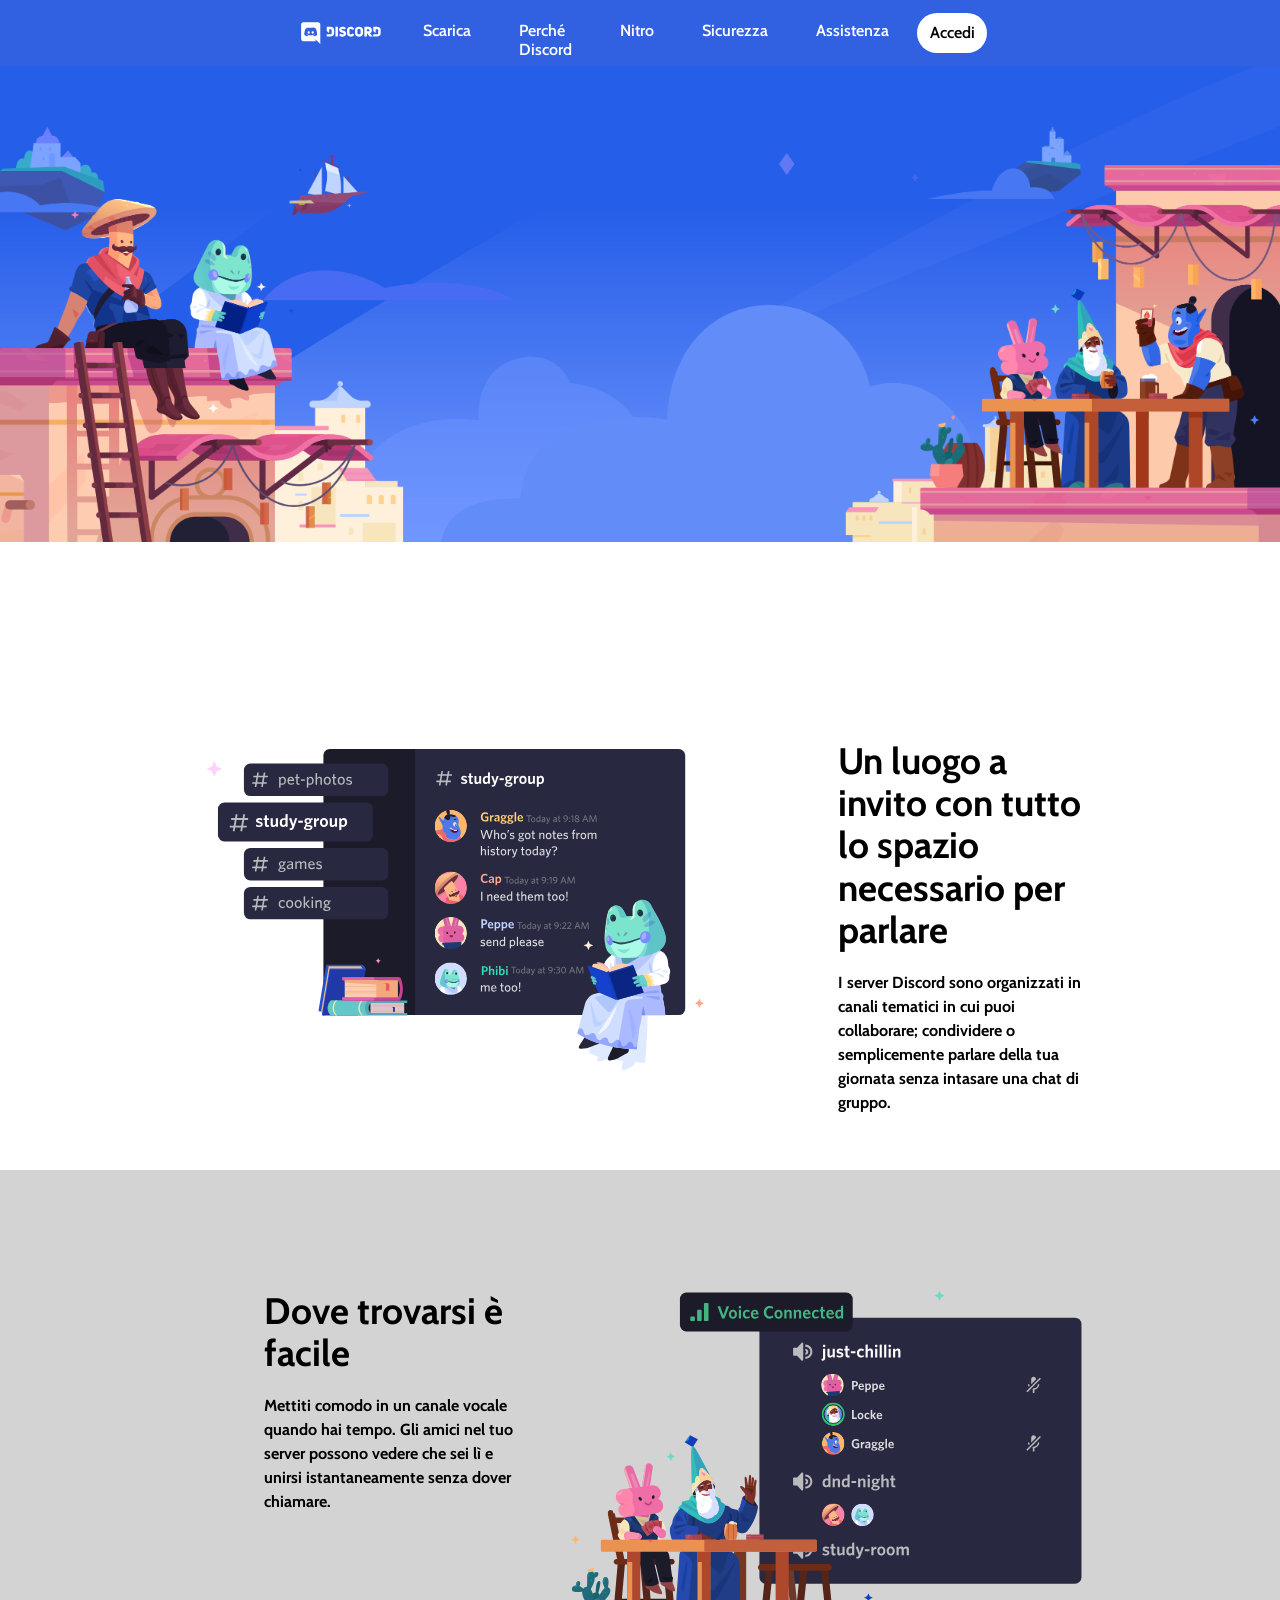
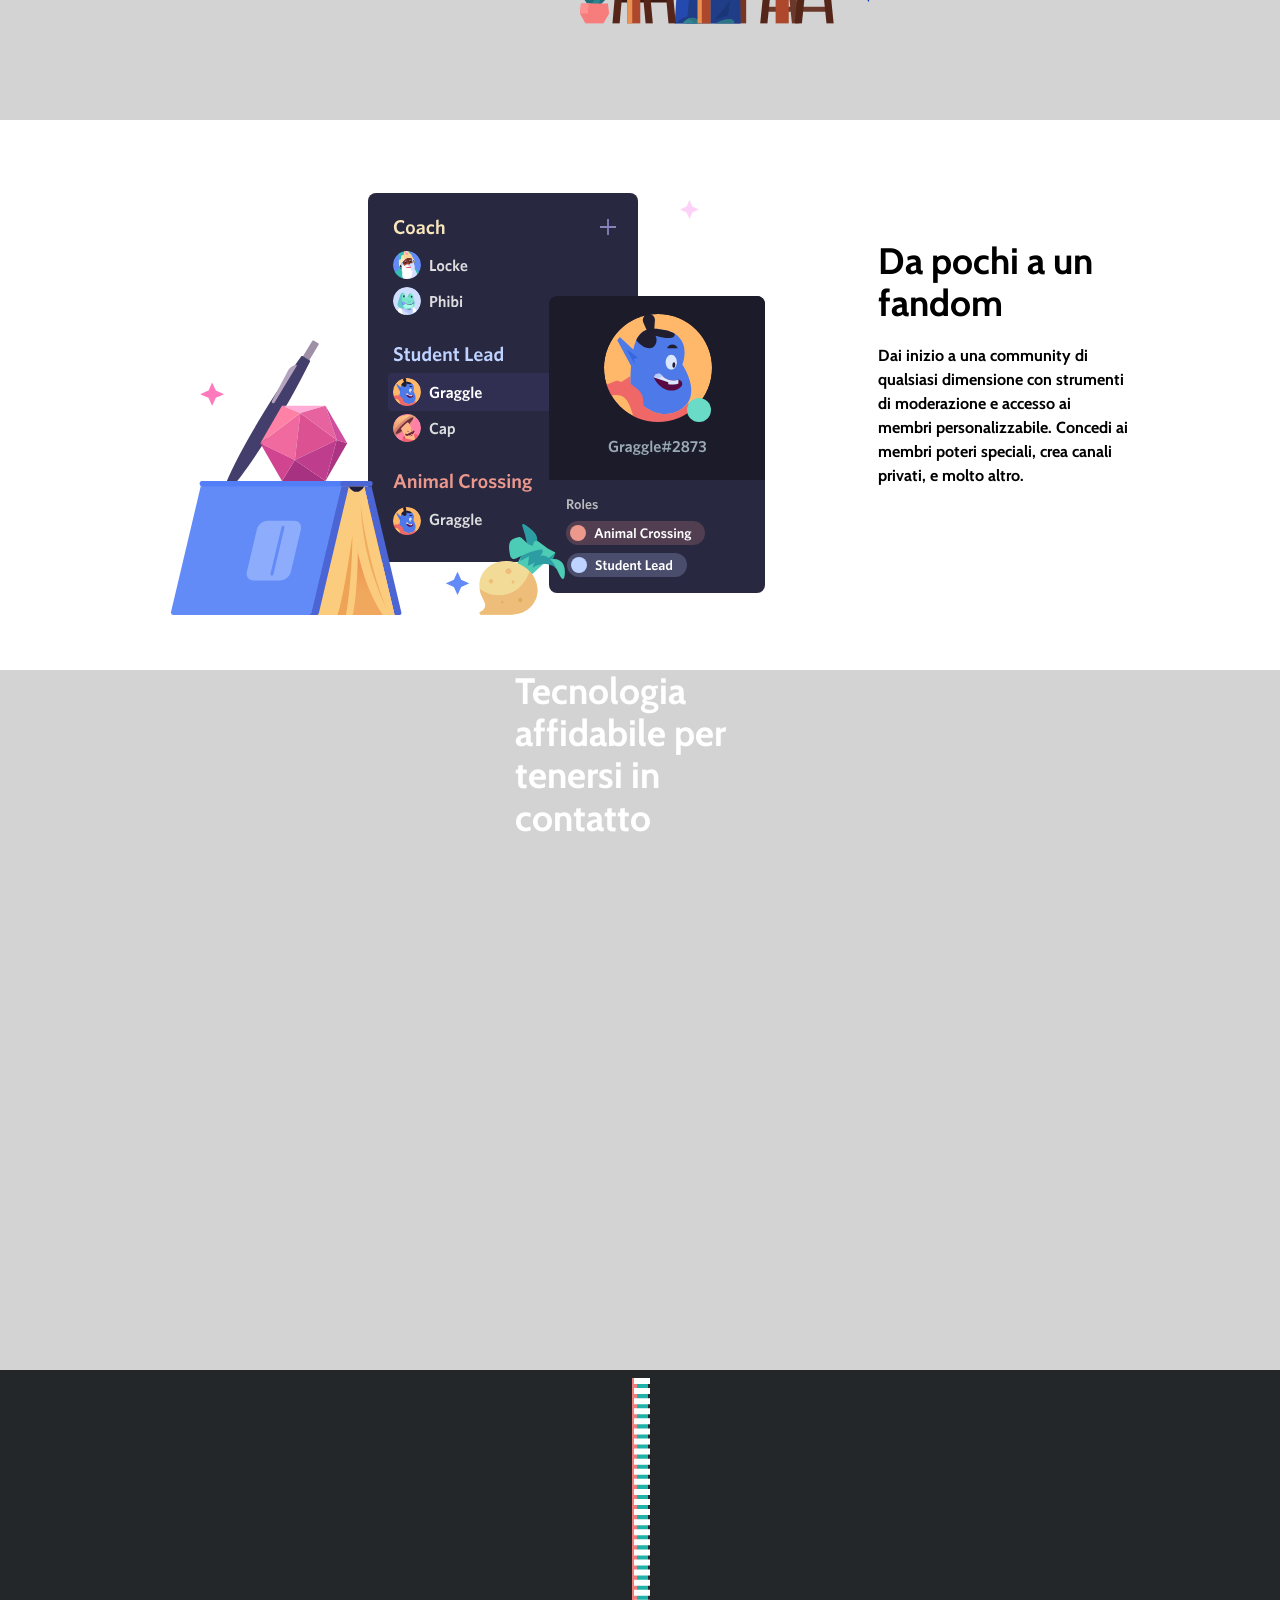
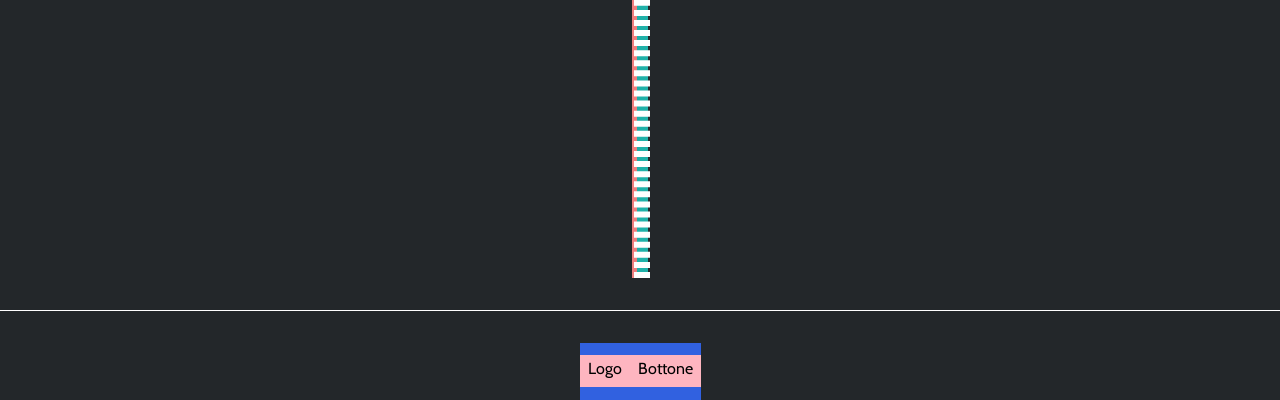
<file: index.html>
<!DOCTYPE html>
<html lang="it">
<head>
    <meta charset="UTF-8">
    <meta name="viewport" content="width=device-width, initial-scale=1.0">
    <title>Struttura Discord</title>

    <!-- GOOGLE FONTS  -->
    <link rel="preconnect" href="https://fonts.googleapis.com">
    <link rel="preconnect" href="https://fonts.gstatic.com" crossorigin>
    <link href="https://fonts.googleapis.com/css2?family=Cabin:wght@400;500;600;700&display=swap" rel="stylesheet">

    <!-- Font-awesome  -->
    <link rel="stylesheet" href="https://cdnjs.cloudflare.com/ajax/libs/font-awesome/6.4.2/css/all.min.css">

    <!-- Custom CSS -->
    <link rel="stylesheet" href="style/style.css">
</head>
<body>

    <header>
        <section class="navigation">
            <div class="container flex-j-center">
                <div class="brand dotted-test">
                    <img class="brand" src="./img/logo.svg" alt="Logo bianco di Discord" class="flex-j-center">
                </div>
                <nav class="dotted-test">
                    <ul class="flex-j-center">
                        <li>Scarica</li>
                        <li>Perché Discord</li>
                        <li>Nitro</li>
                        <li>Sicurezza</li>
                        <li>Assistenza</li>
                    </ul>
                </nav>
                <div class="login dotted-test">
                    Accedi
                </div>
            </div>
        </section>
        <section id="jumbo">
            <img class="jumbo-bg" src="./img/jumbo.png" alt="Sfondo della sezone hero">
            <div class="flex-j-center"></div>
            <div class="jumbotron jumbo-container dotted-test">
                <div class="jumbo-text">
                </div>
            </div>
        </section>
    </header>

    <main>
        <section class="bg-white">
            <div class="container flex-j-center columns">
                <div class="column column-big dotted-test">
                </div>
                <div class="column column-small dotted-test"></div>
            </div>
        </section>
        <section class="bg-white">
            <div class="container flex-j-center columns">
                <div class="column column-big dotted-test"></div>
                <img id="item-pic-1" src="./img/item1.svg" alt="Immagine di esempio di una chat di Discord">
                <div class="column column-small dotted-test">
                    <h2>Un luogo a invito con tutto lo spazio necessario per parlare</h2>
                    <h4>I server Discord sono organizzati in canali tematici in cui puoi collaborare; condividere o semplicemente parlare della tua giornata senza intasare una chat di gruppo.</h4>
            </div>
        </section>
        <section class="bg-grey">
            <div class="container flex-j-center columns">
                <div class="column column-small dotted-test">
                    <h2>Dove trovarsi è facile</h2>
                    <h4>Mettiti comodo in un canale vocale quando hai tempo. Gli amici nel tuo server possono vedere che sei lì e unirsi istantaneamente senza dover chiamare.</h4>
                </div>
                <div class="column column-big dotted-test">
                    <img id="item-pic-2" src="./img/item2.svg" alt="Immagine di dimostrazione del funzionamento dei ruoli di Discord">
                </div>
            </div>
        </section>
        <section class="bg-white">
            <div class="container flex-j-center columns">
                <div class="column column-big dotted-test"></div>
                <img id="item-pic-3" src="./img/item3.svg" alt="Immagine esempio di una chat di Discord">
                <div class="column column-small dotted-test">
                    <h2>Da pochi a un fandom</h2>
                    <h4>Dai inizio a una community di qualsiasi dimensione con strumenti di moderazione e accesso ai membri personalizzabile. Concedi ai membri poteri speciali, crea canali privati, e molto altro.</h4>
                </div>
        </section>
        <section class="bg-grey flex-centered">
            <div class="container flex-j-center columns">
                <div class="column column-single dotted-test">
                    <h2>Tecnologia affidabile per tenersi in contatto</h2>
                </div>
            </div>
        </section>
    </main>

    <footer>
        <section class="links container flex-j-center">
            <div class="column column-30 dotted-test"></div>
            <div class="column column-70 dotted-test flex-j-center">
                <div class="column-quarters">
                </div>
                <div class="column-quarters">
                </div>
                <div class="column-quarters">
                </div>
                <div class="column-quarters">
                </div>
            </div>
        </section>

        <div class="footer-divider flex-j-center"></div>

        <section class="navigation container flex-j-between">
            <div class="button logo-button dotted-test">
                Logo
            </div>
            <div class="button dotted-test">
                Bottone
            </div>
        </section>
    </footer>
</body>
</html>
</file>
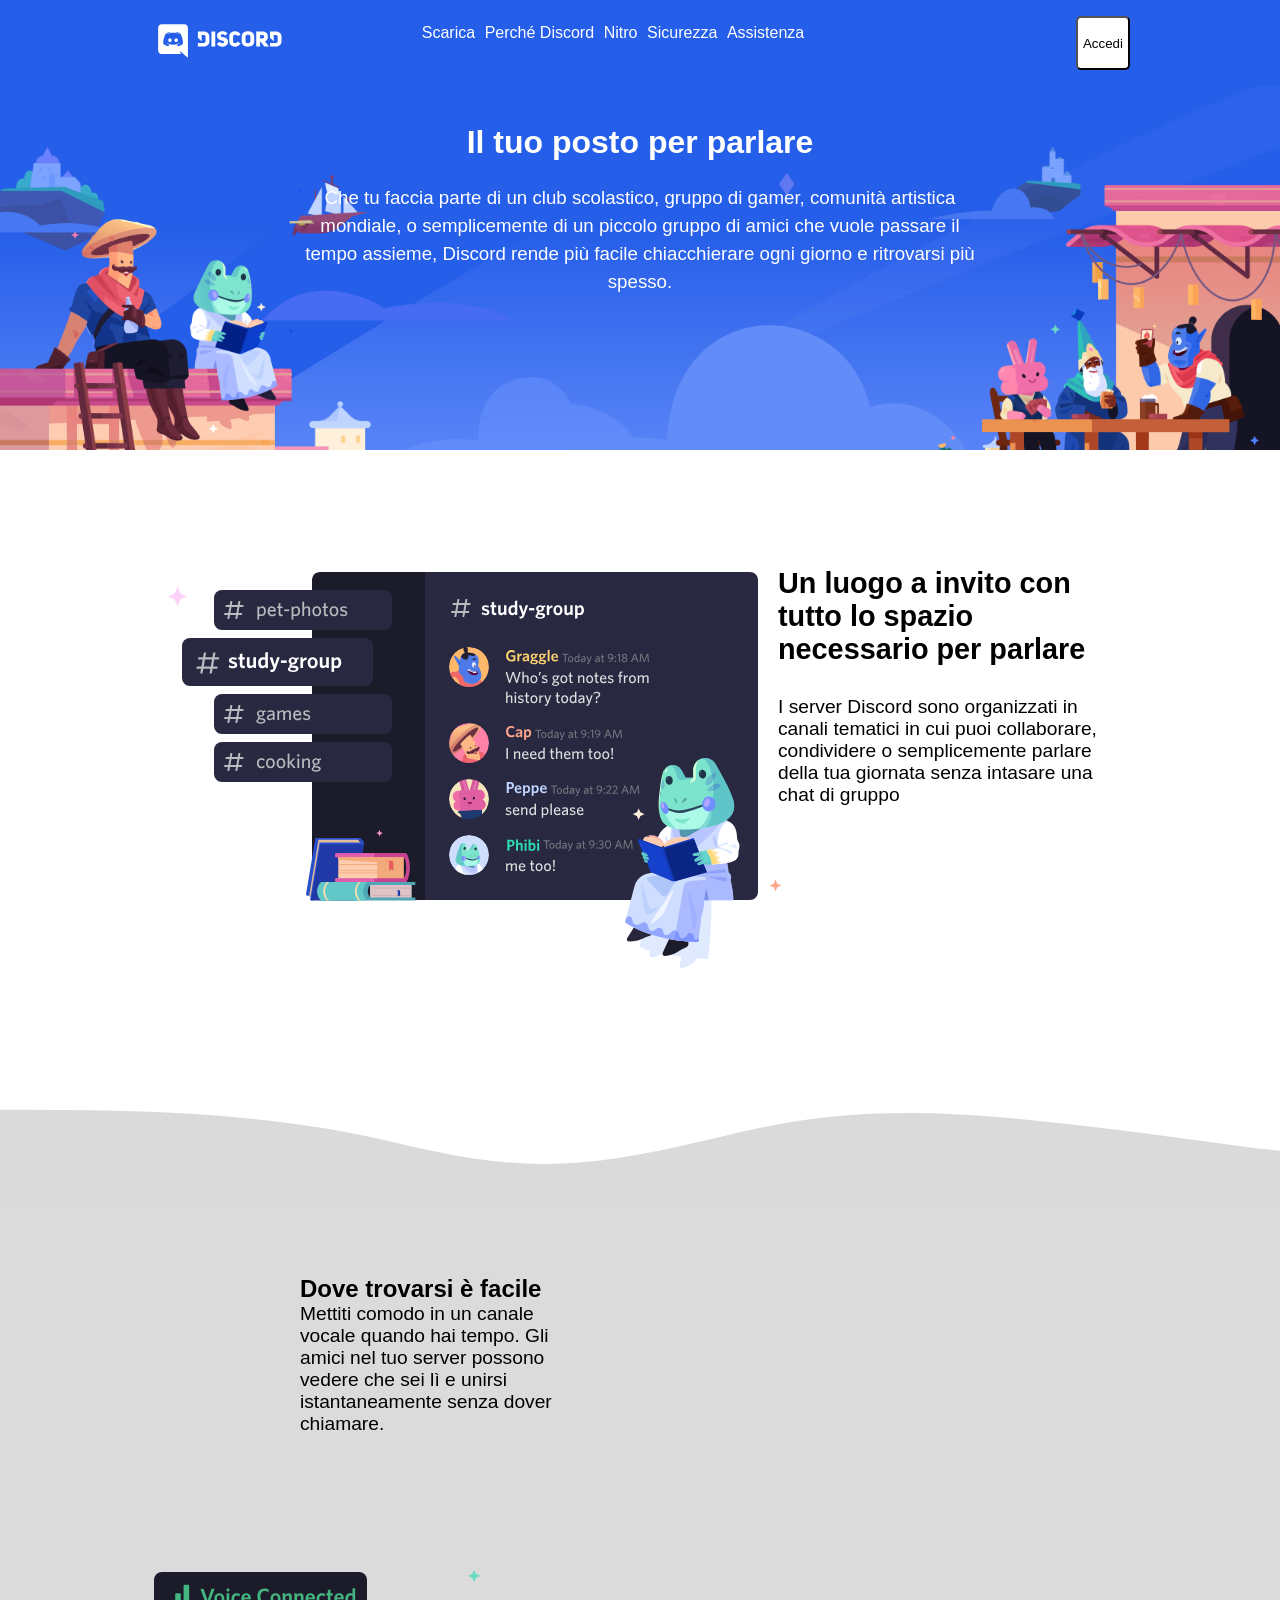
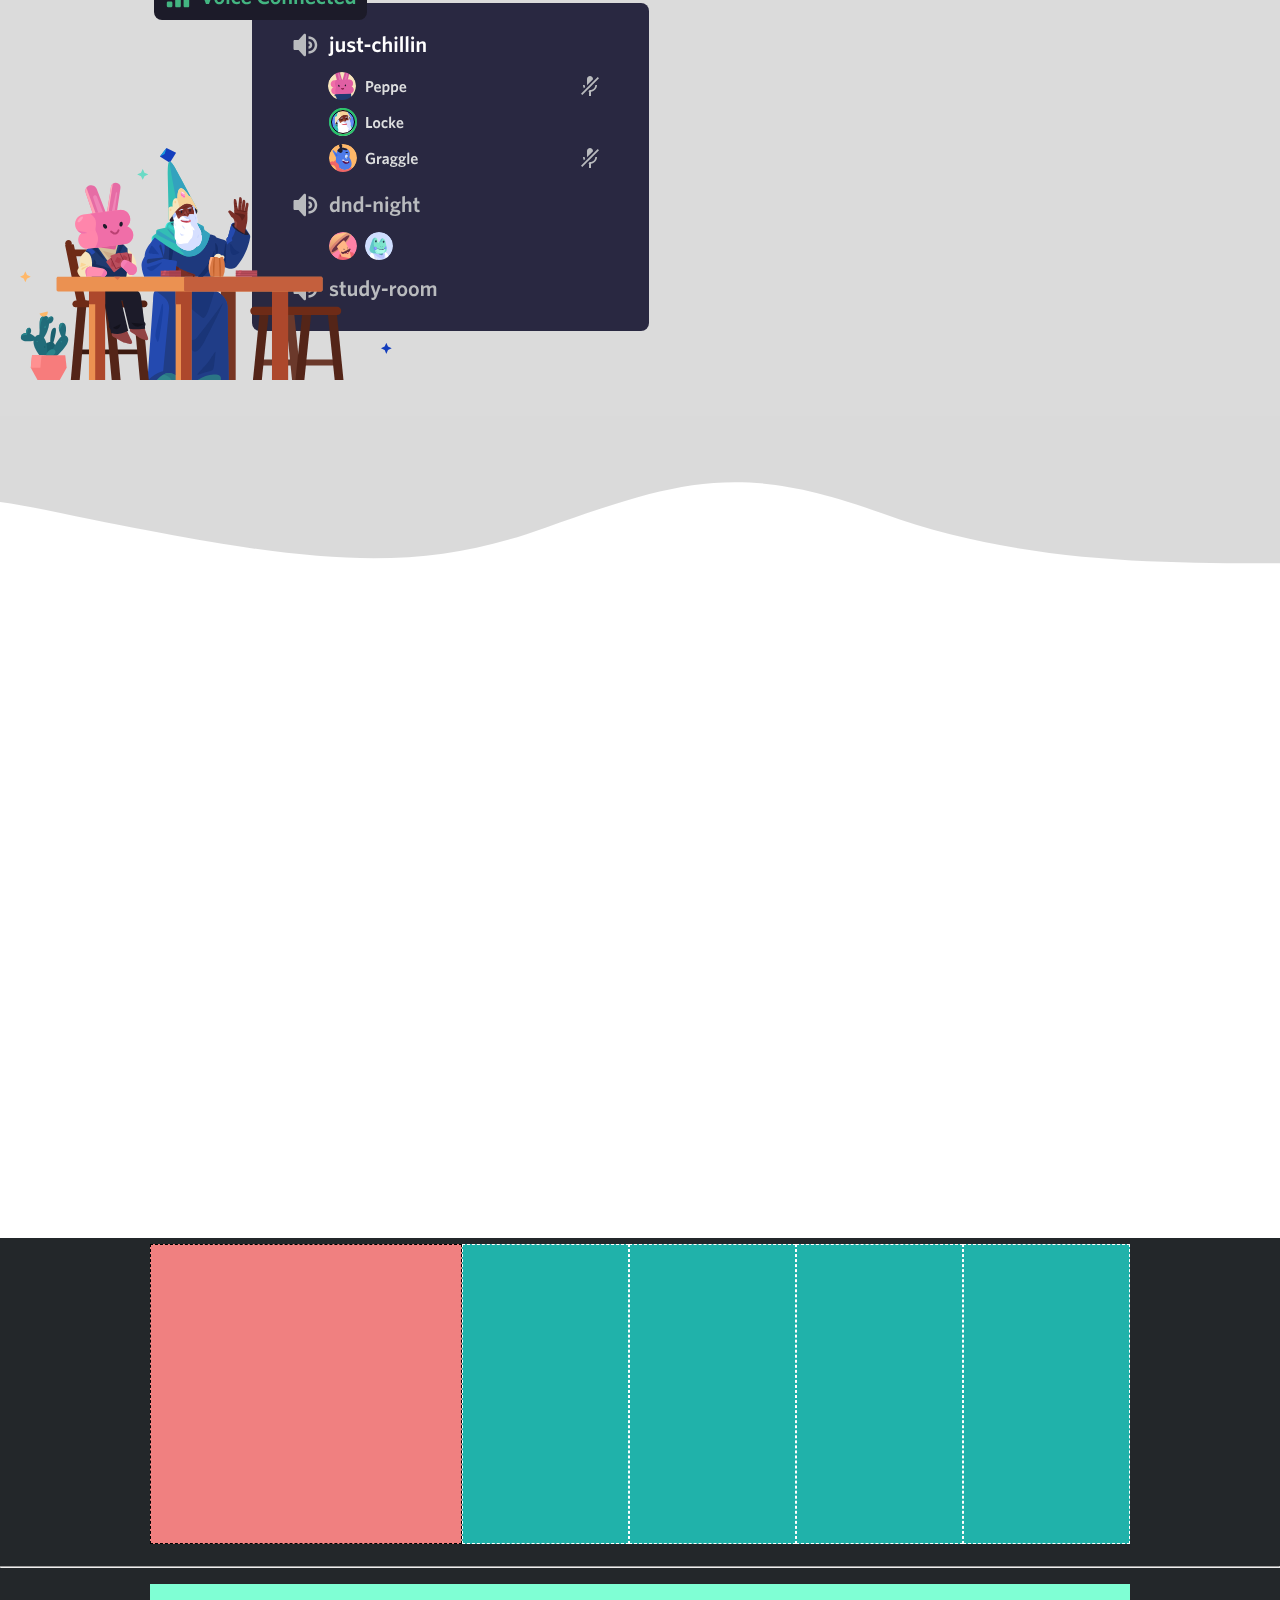
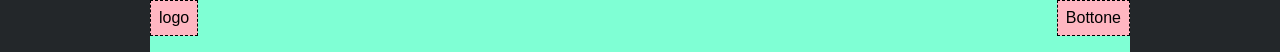
<file: discord.html>
<!DOCTYPE html>
<html lang="it">

<head>
  <meta charset="UTF-8">
  <meta http-equiv="X-UA-Compatible" content="IE=edge">
  <meta name="viewport" content="width=device-width, initial-scale=1.0">
  <link rel="shortcut icon" href="imgs/favicon.ico" type="image/x-icon">
  <link rel="icon" href="discord.css" type="image/x-icon">

  <title>Css Discord | Discord</title>

  <!-- Custom css -->
  <link rel="stylesheet" href="discord.css">
</head>

<body>
  <header class="bg-header">
    <nav>
      <div class="container bg-yellow">
        <div class="nav-logo">
          <img src="../img/logo.svg" alt="">

        </div>
        <div class="nav-links">
          <ul>
            <li><a href="#">Scarica</a></li>
            <li><a href="#">Perché Discord</a></li>
            <li><a href="#">Nitro</a></li>
            <li><a href="#">Sicurezza</a></li>
            <li><a href="#">Assistenza</a></li>
          </ul>
        </div>
        <div class="nav-login"></div>
        <button type="button" class="login-button">Accedi</button>
      </div>
    </nav>

    <section class="hero-section">
      <div class="container">
        <h1 class="title">Il tuo posto per parlare</h1>
        <br>
        <h3 class="subtitle" >Che tu faccia parte di un club scolastico, gruppo di gamer, comunità artistica mondiale, o semplicemente di un piccolo gruppo di amici che vuole passare il tempo assieme, Discord rende più facile chiacchierare ogni giorno e ritrovarsi più spesso.</h3>
      </div>
    </section>
  </header>

  <main>

    <section class="bg-grey">
      <div class="container">
        <div class="row">
          <div class="col-large-1">
            <img src="../img/item1.svg" alt="">
          </div>
          <div class="col-small-1">
            <h1 class="p-title">Un luogo a invito con tutto lo spazio necessario per parlare</h1>
            <p class="paragraph-1">I server Discord sono organizzati in canali tematici in cui puoi collaborare, condividere o semplicemente parlare della tua giornata senza intasare una chat di gruppo</p>
          </div>
        </div>
      </div>
    </section>

  <div class="waves">
    <img class="wave-1" src="../img/wave.svg" alt="">
    <section>
      <div class="container">
        <div class="row">
        </div>
      </div>
    </section>
  </div>

<section class="section-2">
  <div class="container-2">
    <h1 class="p-title">Dove trovarsi è facile</h1>
    <p class="paragraph">Mettiti comodo in un canale vocale quando hai tempo. Gli amici nel tuo server possono vedere che sei lì e unirsi istantaneamente senza dover chiamare.</p>
  </div>
    <div class="row-2">
      <img src="../img/item2.svg" alt="">
    </div>
</section>
<img class="wave-2" src="../img/wave.svg" alt="">



    <section class="bg-2">
      <div class="container">
        <div class="box-green"></div>
      </div>
    </section>
  </main>

  <footer>
    <div class="container">
      <div class="row">
        <div class="col col-large"></div>
        <div class="col"></div>
        <div class="col"></div>
        <div class="col"></div>
        <div class="col"></div>
      </div>
    </div>

    <hr>

    <div class="container secondary-footer">
      <div class="footer-logo">logo</div>
      <div class="footer-btn">Bottone</div>
    </div>
  </footer>

</body>

</html>
</file>
<file: style/style.css>
/* RESET */
*{
    margin: 0;
    padding: 0;
    box-sizing: border-box;
}

body{
    font-family: 'Cabin', sans-serif;
}

.flex-centered{
    display: flex;
    align-items: center;
    justify-content: center;
}

.flex-j-center{
    display: flex;
    justify-content: center;
    font-weight: 600;
    color: white;
}

.flex-j-between{
    display: flex;
    justify-content: space-between;
}

ul.flex-center {
    padding: ;
}

.brand{
    width: 150px;
    height: 100%;
    padding-right: 70px;
}

.login{
    background-color: white;
    color: black;
    border-radius: 30px;
    line-height: 23px;
}

.container{
    max-width: 1050px;
    width:max-content;
    margin: 0 auto;
}

#jumbo{
    background-image: url(../img/jumbo.png);
    width: auto;
    height: 0px;
    
}

h1{
    display: inline-block;
}

#item-pic-1{
    margin-right: 3rem;
    width: 550px;
    height: 550px;
}

#item-pic-2{
    width: 550px;
}

h2{
    font-weight: bolder;
    font-size: 2.3rem;
    width: 250px;
    line-height: 115%;
}

h4{
    color: black;
    display: inline-block;
    padding-top: 20px;
    width: 250px;
    line-height: 150%;
    font-size: 1rem;
}

.jumbo-container{
    /* max-width: 400px; */
    width: 80%;
    margin: 0 auto;
}

.jumbo-bg{
    width: 100%;
}

.brand{
    margin-right: 2rem;
}

/* .dotted-test{
    border: 2px dashed black;
} */

.columns{
    padding: rem 0;
}

.column{
    height: 550px;
    display: flex;
}

.column-big{
    width: 60%;
}

.column-small{
    width: 40%;
    color: black;
    padding-top: 7.5rem;
    padding-left: 3rem;
    flex-direction: column;
    align-content: center;
}

.column-single{
    width: 100%;
    height: 700px;
}

.column-70{
    background-color: #20b1a9 ;
    width: 70%;
    height: 500px;
}

.column-30{
    background-color: #ef7f7f;
    height: 500px;
    width: 30%;
}

.column-quarters{
    border: 2px dashed white;
    width: calc(100% / 4);
}

.bg-white{
    background-color: white;
    height: 550px;
}

.bg-grey{
    background-color: lightgray;
    height: 80%;
}

header{
    background-color: #acd7e5;
    padding: 0 0 .25rem;
}

section.navigation{
    padding: .8rem 0;
    background-color: #3161e0;
}

header section.navigation > div{
    height: 40px;
} 

header section.navigation div.brand,
header section.navigation nav,
header section.navigation div.login{
    padding: .5rem;
}


section.navigation div.brand,
section.navigation div.login{
    width: 8%;
}

section.navigation  nav{
    width: 60%;
}

section.navigation  nav ul{
    list-style-type: none;
}

section.navigation  nav ul li{
    /* display: inline-block; */
    padding: 0 1.5rem;
}

section.navigation div.login{
    text-align: center;
    align-content: center;
}

section#jumbo{
    /* height: 300px; */
    background-color: #00008a;
    /* padding: 3rem 0; */
}

div.jumbotron{
    width: 800px;
} 

footer{
    background-color: #23272a;
}

div.footer-divider{
    background-color: white;
    height: 1px;
    width: 100%;
    margin: 2rem 0;
}

section.links{
    padding-top: .5rem;
}

div.button{
    background-color: #feb5c0;
    height: 2rem;
    padding: .25rem .5rem;
}
</file>
<file: discord.css>
* {
  margin: 0;
  padding: 0;
  box-sizing: border-box;
}

html,
body {
  font-family:Arial, Helvetica, sans-serif;
  /* font-size: 20px; */
}

header {
  background-color: #255ee9;
  padding-top: 1rem;
}

header nav {
  margin-bottom: 1rem;
}

header nav .container {
  display: flex;
}

main {
  padding-top: 50px;
}

section {
  padding-top: 2rem;
  padding-bottom: 2rem;
}

footer {
  background-color: #23272a;
  padding-top: 6px;
}

.container {
  max-width: 980px;
  margin: 0 auto;
}

.title, .subtitle {
  font-weight: 500;
  line-height: 150%;
  color: white;
  text-align: center;
}

.title {
  font-size: xx-large;
  font-weight: bold;
}

.bg {
  background-color: white;
  padding: 0px;
}

.nav-links,
.nav-logo,
.nav-login {
  color: white;
  padding: 0.5rem;
}

.nav-logo,
.nav-login {
  min-width: 150px;
}

.nav-links {
  flex-grow: 1;
}

.nav-links ul {
  list-style: none;
  display: flex;
  justify-content: center;
}

.nav-links ul a {
  display: inline-block;
  padding: 0 0.3rem;
  text-decoration: none;
  color: rgb(255, 255, 255);
}

.nav-login {
  text-align: right;
}

.login-button {
  color: ;
  background-color: white;
  padding: 0px 5px;
  border-radius: 5px;
}

.hero-section {
  background-image: url(../img/jumbo.png) ;
  background-size: cover;
  padding: 2rem 0;
}

.hero-section .container {
  max-width: 680px;
  min-height: 300px;
}

.row {
  display: flex;
}

.col-large-1,
.col-small-1 {
  display: inline-block;
  min-height: 300px;
  flex-grow: 3;
}

.col-large-1 {
  padding-right: 40px;
  width: 60%;
}

.col-small-1 {
  padding-left: 40px;
  width: 40%;
  font-size: larger;
}

.bg-2 {
  display: inline-block;
  max-width: 980px;
  background-color: #dbdbdb;
}

.row-2 {
  background-color: #dbdbdb;
}

.section-2 {
  background-color: #dbdbdb;
}

.container-2 {
  max-width: 980px;
  min-height: 300px;
  margin: 0 auto;
}

.col-large-2,
.col-small-2 {
  min-height: 300px;
}

.col-large-2 {
  width: 60%;
  background-image: url(../img/item2.svg);
  background-size: contain;
  background-repeat: no-repeat;
}

.col-small-2 {
  width: 40%;
  font-size: larger;
}

.p-title {
padding-top: 35px;
}

.paragraph-1 {
  padding-top: 30px;
}

.waves {
  height: 200px;
  display: flex;
}

.wave-1 {
  padding-top: 100px;
  min-width: 100%;
  max-width: 100%;
  min-height: 100%;
  max-height: 100%;
  opacity: 0.14;
  display: flex;
}

.wave-2 {
  padding-top: 100px;
  min-width: 100%;
  max-width: 100%;
  min-height: 100%;
  max-height: 100%;
  opacity: 0.14;
  transform: rotate(180deg);
}

.section-2 .container-2 {
  max-width: 680px;
  height: 300px;
}

.paragraph {
  font-size: larger;
  width: 40%;
}

.box-green {
  min-height: 500px;
  background-color: #228b22;
}

footer .col {
  border: 1px dashed white;
  flex-grow: 1;
  background-color: #20b2aa;
  min-height: 300px;
}

footer .col-large {
  width: 15%;
  background-color: #f08080;
  border-color: black;
}

footer hr {
  margin-top: 1.4rem;
  margin-bottom: 1rem;
}

.secondary-footer {
  background-color: #7fffd4;
  padding: 1rem 0;
  display: flex;
  justify-content: space-between;
}

.footer-logo,
.footer-btn {
  border: 1px dashed black;
  padding: 0.5rem;
  background-color: #FFB6C1;
}
</file>
